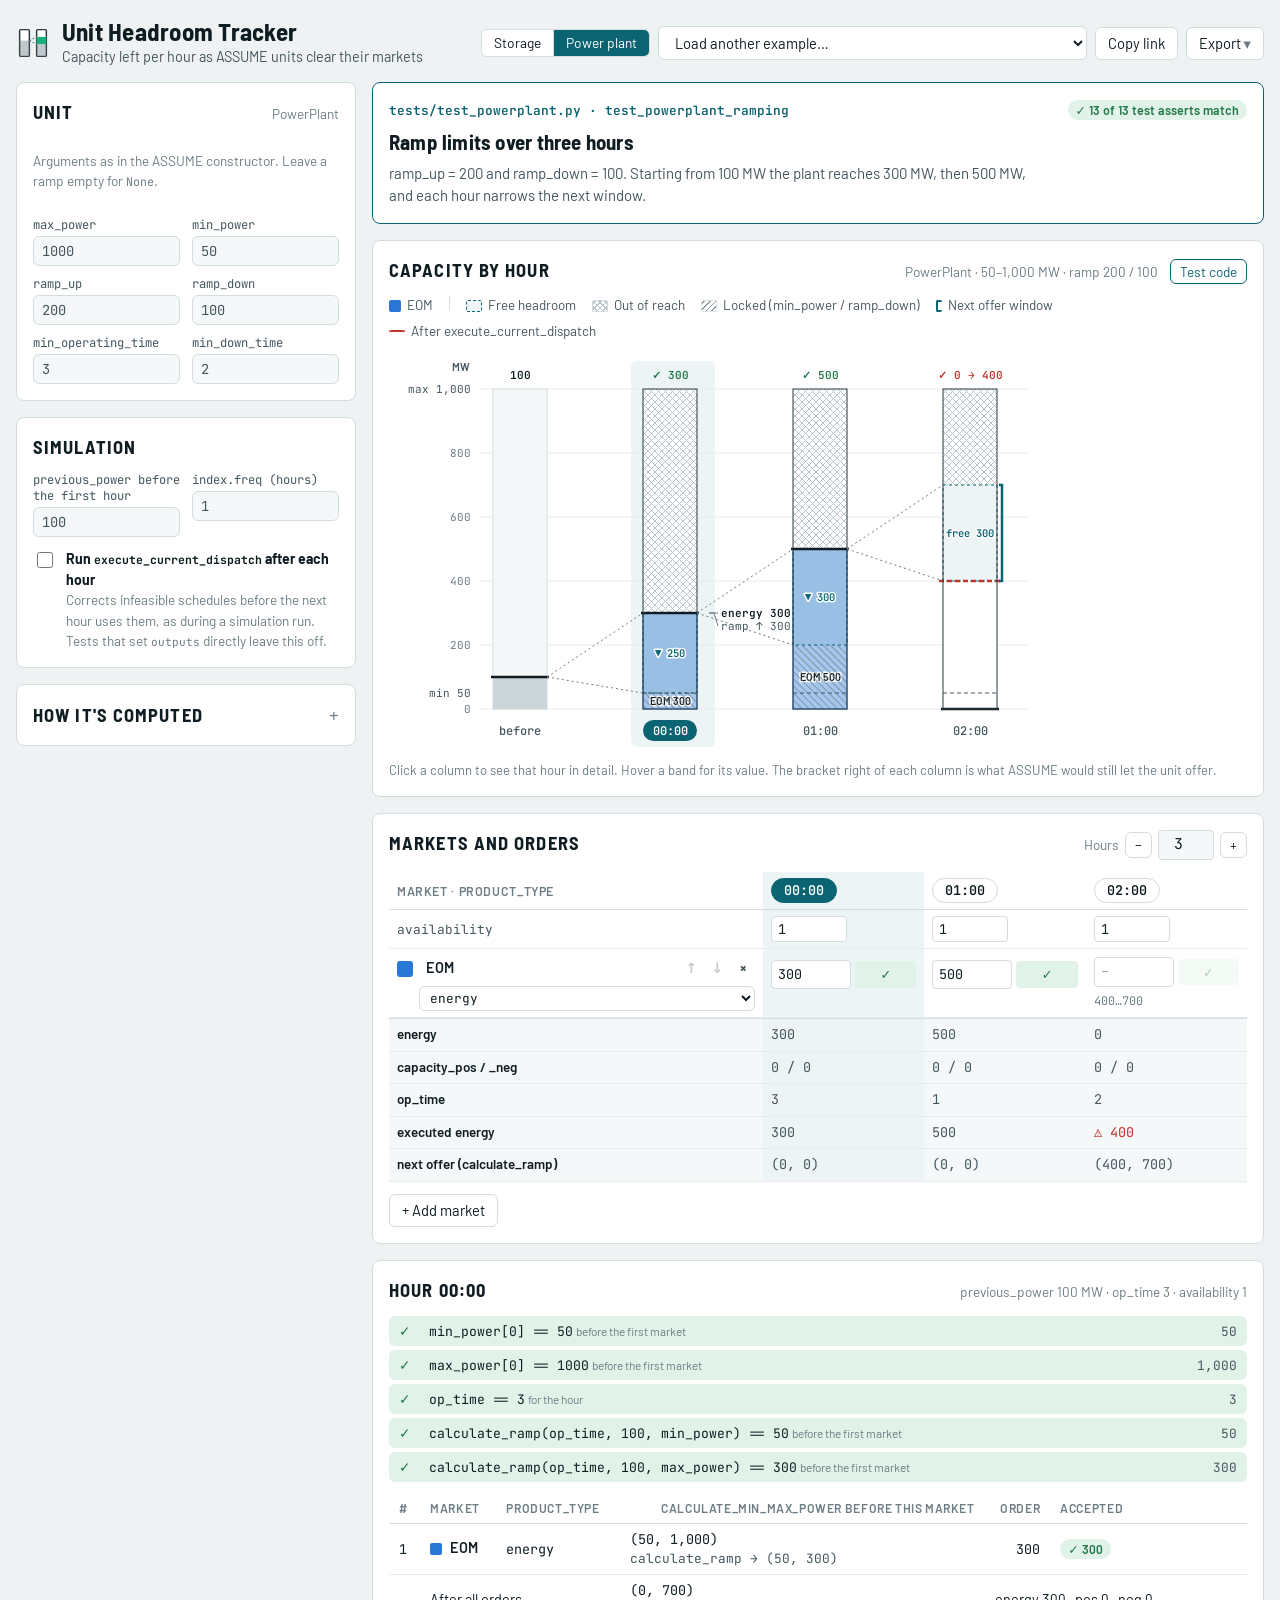
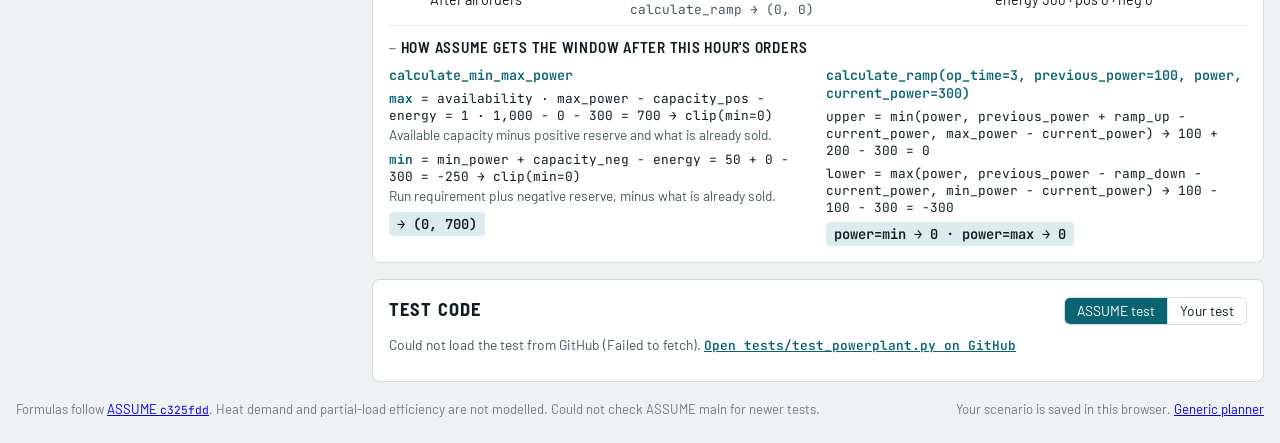
<file: index.html>
<!doctype html>
<html lang="en">
<head>
<meta charset="utf-8">
<meta name="viewport" content="width=device-width, initial-scale=1, viewport-fit=cover">
<title>Unit Headroom Tracker</title>
<meta name="claude:viewport-fit-sides" content="cover">
<meta name="description" content="See hour by hour how much capacity an ASSUME power plant or storage has left as its market orders are accepted, with examples from the ASSUME test suite.">
<link rel="preconnect" href="https://fonts.googleapis.com">
<link rel="preconnect" href="https://fonts.gstatic.com" crossorigin>
<link rel="stylesheet" href="https://fonts.googleapis.com/css2?family=Barlow:wght@400;500;600&family=Barlow+Semi+Condensed:wght@600;700&family=JetBrains+Mono:wght@400;500;600&display=swap">
<link rel="stylesheet" href="assets/style.css">
<link rel="stylesheet" href="assets/assume.css">
</head>
<body>
<header class="topbar">
  <div class="brand">
    <svg class="logo" viewBox="0 0 28 28" aria-hidden="true"><rect x="3" y="3" width="8" height="22" rx="1" class="lg-a"/><rect x="17" y="3" width="8" height="22" rx="1" class="lg-a"/><rect x="17" y="9" width="8" height="6" class="lg-b"/><rect x="17" y="15" width="8" height="10" class="lg-c"/><rect x="3" y="12" width="8" height="13" class="lg-c"/><path d="M11 12 L17 9 M11 12 L17 15" class="lg-d"/></svg>
    <div>
      <h1>Unit Headroom Tracker</h1>
      <p>Capacity left per hour as ASSUME units clear their markets</p>
    </div>
  </div>
  <div class="toolbar">
    <div class="seg" role="group" aria-label="Unit type">
      <button type="button" data-kind="storage" aria-pressed="false">Storage</button>
      <button type="button" data-kind="plant" aria-pressed="true">Power plant</button>
    </div>
    <label class="sr-only" for="example">Load example</label>
    <select id="example"></select>
    <button class="btn" id="copyLink" type="button">Copy link</button>
    <details class="menu" id="exportMenu">
      <summary class="btn">Export</summary>
      <div class="menu-pop">
        <button type="button" data-export="png">Chart as PNG</button>
        <button type="button" data-export="svg">Chart as SVG</button>
        <button type="button" data-export="json">Scenario as JSON</button>
        <button type="button" data-export="copyjson">Copy scenario JSON</button>
        <label class="menu-file">Import JSON…<input type="file" id="importFile" accept="application/json,.json"></label>
      </div>
    </details>
  </div>
</header>

<main class="layout">
  <aside class="side">
    <section class="panel" aria-labelledby="unitTitle">
      <div class="panel-head">
        <h2 id="unitTitle">Unit</h2>
        <span class="sub" id="unitClass">PowerPlant</span>
      </div>
      <p class="sub">Arguments as in the ASSUME constructor. Leave a ramp empty for <code>None</code>.</p>
      <div id="unitFields" class="ufields"></div>
    </section>

    <section class="panel" aria-labelledby="scTitle">
      <div class="panel-head"><h2 id="scTitle">Simulation</h2></div>
      <div id="scFields" class="ufields"></div>
      <label class="toggle"><input type="checkbox" id="optExecute"><span><b>Run <code>execute_current_dispatch</code> after each hour</b><br><span class="sub">Corrects infeasible schedules before the next hour uses them, as during a simulation run. Tests that set <code>outputs</code> directly leave this off.</span></span></label>
    </section>

    <details class="panel rules">
      <summary><h2>How it's computed</h2></summary>
      <div class="rules-body">
        <p>Each hour, the markets clear in the order of the rows. An accepted order is added to <code>unit.outputs[product_type]</code>, as <code>set_dispatch_plan</code> does. Before every market the tool calls ASSUME's functions on the outputs so far.</p>
        <h3>Power plant</h3>
        <ul>
          <li><code>calculate_min_max_power</code>: <code>max = availability·max_power − capacity_pos − energy</code>, <code>min = min_power + capacity_neg − energy</code>, both clipped at 0.</li>
          <li><code>calculate_ramp(op_time, previous_power, power, current_power)</code> applies ramp_up, ramp_down, min_operating_time and min_down_time.</li>
          <li><code>op_time</code> comes from <code>get_operation_time</code> on the previous hours.</li>
        </ul>
        <h3>Storage</h3>
        <ul>
          <li><code>calculate_min_max_discharge</code> / <code>_charge</code> subtract the sold energy and the reserves, then clip by SOC.</li>
          <li><code>calculate_ramp_discharge</code> / <code>_charge</code> limit the change from the previous hour.</li>
          <li>SOC carries over using <code>set_dispatch_plan</code>, or <code>execute_current_dispatch</code> when that option is on.</li>
        </ul>
        <h3>Orders</h3>
        <ul>
          <li>Type a volume, or <code>max</code> for the volume the flexable strategies would bid (<code>-max</code> for the lowest energy volume).</li>
          <li>Click ✓ to mark an order as not accepted.</li>
        </ul>
      </div>
    </details>
  </aside>

  <div class="main">
    <section class="panel upbanner" id="upBanner" aria-labelledby="upTitle" hidden>
      <div class="panel-head">
        <h2 id="upTitle">ASSUME main has changed</h2>
        <button type="button" class="btn small" data-act="up-hide">Hide</button>
      </div>
      <p class="sub" id="upSub"></p>
      <div id="upList"></div>
    </section>

    <section class="panel exbanner" id="exBanner" hidden>
      <div class="ex-top">
        <a class="ex-src" id="exSrc" target="_blank" rel="noopener"></a>
        <span id="exSummary"></span>
      </div>
      <h2 class="ex-title" id="exTitle"></h2>
      <p class="ex-note" id="exNote"></p>
    </section>

    <section class="panel chart-panel" aria-labelledby="chartTitle">
      <div class="panel-head">
        <h2 id="chartTitle">Capacity by hour</h2>
        <span class="chart-head-r"><span class="sub" id="chartSub"></span><button type="button" class="btn small" data-act="code-toggle" id="codeToggle" aria-pressed="true" aria-controls="codeCol">Test code</button></span>
      </div>
      <div id="legend" class="legend"></div>
      <div class="scroll-x"><svg id="chart" role="img" aria-labelledby="chartTitle"></svg></div>
      <p class="foot">Click a column to see that hour in detail. Hover a band for its value. The bracket right of each column is what ASSUME would still let the unit offer.</p>
    </section>

    <section class="panel" aria-labelledby="gridTitle">
      <div class="panel-head">
        <h2 id="gridTitle">Markets and orders</h2>
        <div class="stepper" role="group" aria-label="Number of hours">
          <span class="sub">Hours</span>
          <button type="button" class="btn small" data-act="hours-" aria-label="One hour less">−</button>
          <input type="number" id="hours" min="1" max="48" step="1" aria-label="Number of hours">
          <button type="button" class="btn small" data-act="hours+" aria-label="One hour more">+</button>
        </div>
      </div>
      <div class="scroll-x"><table id="bidGrid" class="bids"></table></div>
      <div><button class="btn" type="button" data-act="addmarket" id="addMarket">+ Add market</button></div>
    </section>

    <section class="panel" aria-labelledby="hourTitle">
      <div class="panel-head">
        <h2 id="hourTitle">Hour</h2>
        <span class="sub" id="hourSub"></span>
      </div>
      <div id="hourChecks"></div>
      <div class="scroll-x"><table id="ledger" class="ledger"></table></div>
      <details class="fold" open>
        <summary><h3>How ASSUME gets the window after this hour's orders</h3></summary>
        <div class="explain" id="explain"></div>
      </details>
    </section>
  </div>

  <aside class="codecol" id="codeCol">
    <section class="panel code-panel" aria-labelledby="codeTitle">
      <div class="panel-head">
        <h2 id="codeTitle">Test code</h2>
        <div class="seg" role="group" aria-label="Which test">
          <button type="button" data-codetab="assume" aria-pressed="true">ASSUME test</button>
          <button type="button" data-codetab="mine" aria-pressed="false">Your test</button>
        </div>
      </div>
      <div class="code-head" id="codeHead"></div>
      <div class="codeopts" id="codeOpts" hidden>
        <label class="tname"><span>Test name</span><input id="testName" type="text" spellcheck="false" autocomplete="off"></label>
        <fieldset class="tasserts">
          <legend>Assert</legend>
          <label><input type="checkbox" data-ta="before"> window before each market</label>
          <label><input type="checkbox" data-ta="after"> window after all orders</label>
          <label><input type="checkbox" data-ta="ramp"> ramp limits</label>
          <label data-only="plant"><input type="checkbox" data-ta="op"> <code>op_time</code></label>
          <label data-only="storage"><input type="checkbox" data-ta="soc"> <code>soc</code> at the end of each hour</label>
          <label id="taExec"><input type="checkbox" data-ta="exec"> <code>execute_current_dispatch</code></label>
        </fieldset>
        <div class="codeact">
          <button type="button" class="btn small primary" data-act="code-copy">Copy test</button>
          <button type="button" class="btn small" data-act="code-dl">Download .py</button>
        </div>
      </div>
      <div class="code" id="code"></div>
      <p class="foot" id="codeFoot"></p>
    </section>
  </aside>
</main>

<footer class="pagefoot">
  <span>Formulas follow <a id="pinLink" href="https://github.com/assume-framework/assume/tree/c325fdd49a6e7cf75efaf3603afd050be356667c/assume/units" target="_blank" rel="noopener">ASSUME <code>c325fdd</code></a>. Heat demand and partial-load efficiency are not modelled. <span id="upStatus" class="upstatus"></span></span>
  <span>Your scenario is saved in this browser. <a href="planner.html">Generic planner</a></span>
</footer>

<div id="tip" class="tip" role="tooltip" hidden></div>
<div id="toast" class="toast" role="status" aria-live="polite" hidden></div>
<script src="assets/model.js"></script>
<script src="assets/examples.js"></script>
<script src="assets/upstream.js"></script>
<script src="assets/testcode.js"></script>
<script src="assets/assume.js"></script>
</body>
</html>
</file>
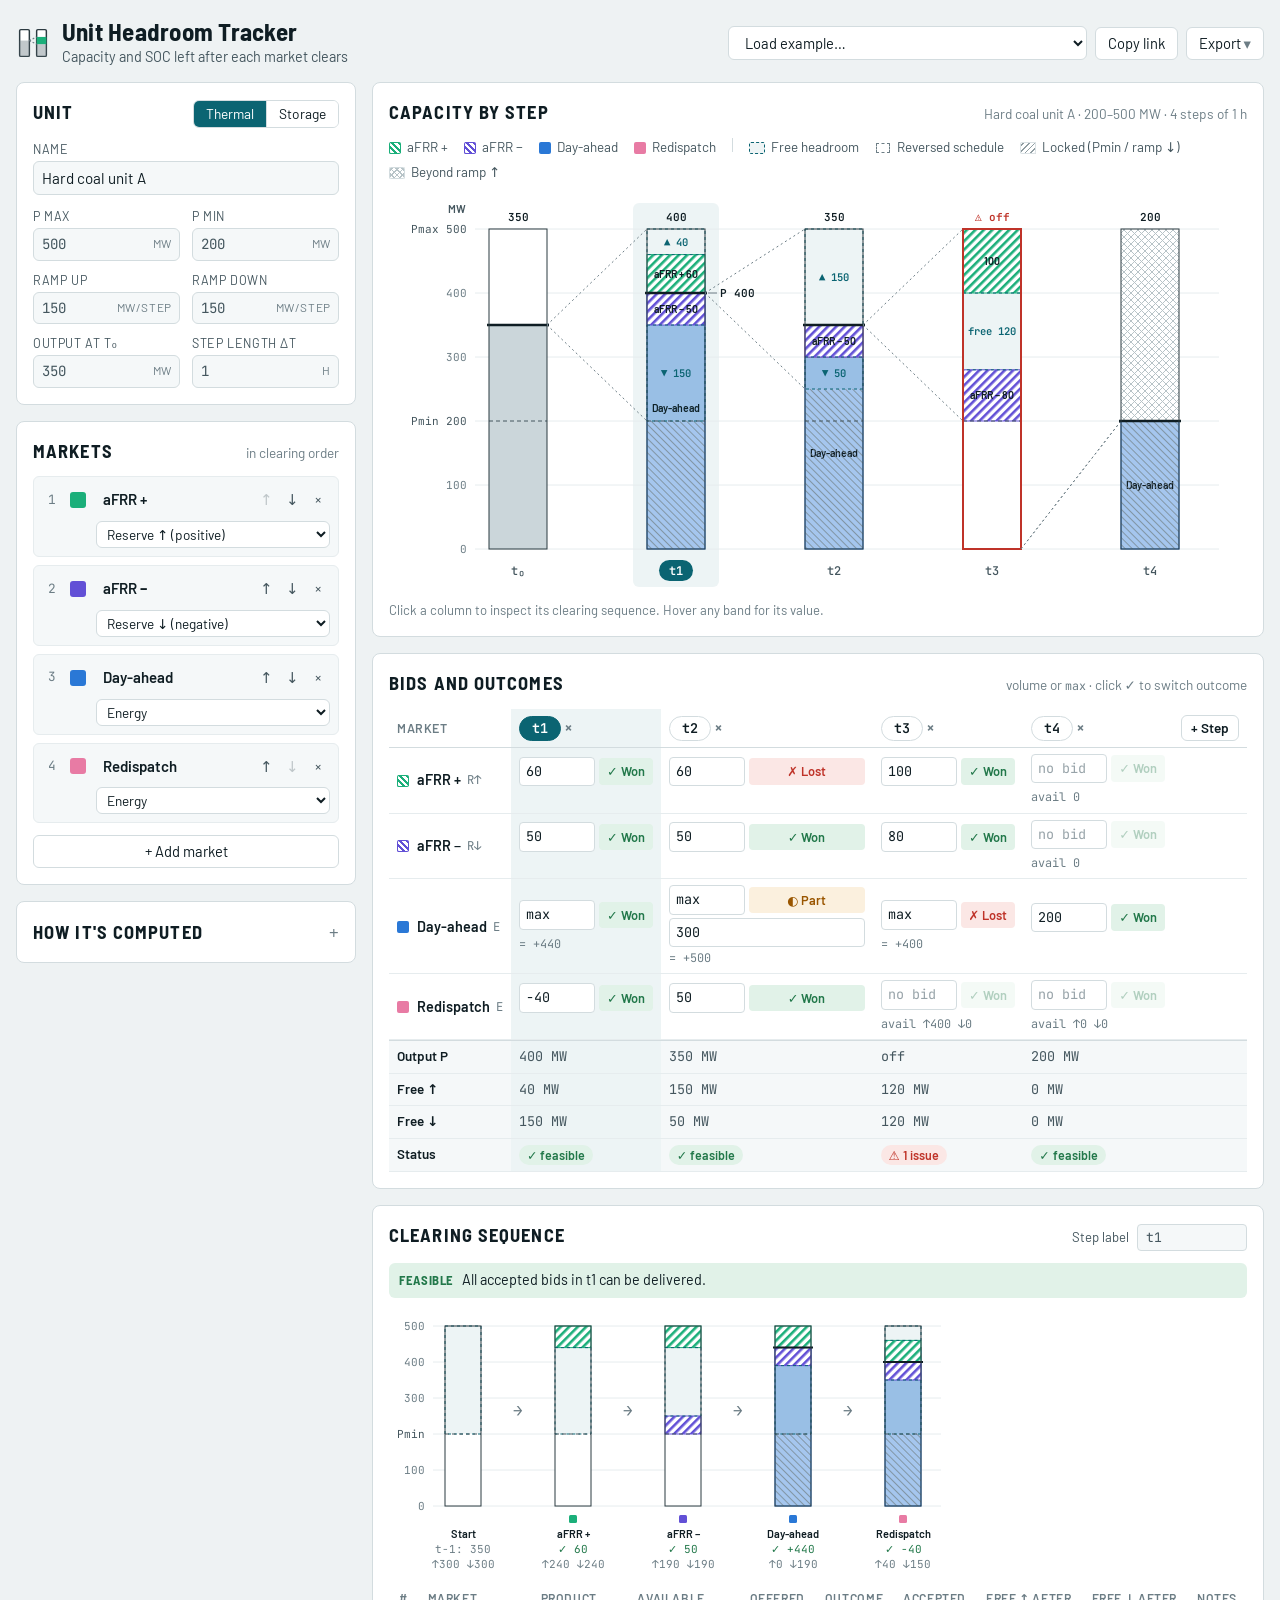
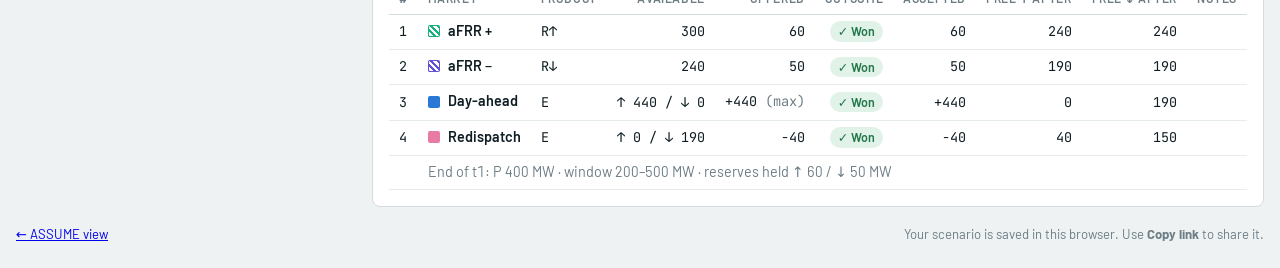
<file: planner.html>
<!doctype html>
<html lang="en">
<head>
<meta charset="utf-8">
<meta name="viewport" content="width=device-width, initial-scale=1, viewport-fit=cover">
<title>Unit Headroom Tracker</title>
<meta name="claude:viewport-fit-sides" content="cover">
<meta name="description" content="Track how much capacity or state of charge a power unit has left as its bids clear across sequential markets.">
<link rel="preconnect" href="https://fonts.googleapis.com">
<link rel="preconnect" href="https://fonts.gstatic.com" crossorigin>
<link rel="stylesheet" href="https://fonts.googleapis.com/css2?family=Barlow:wght@400;500;600&family=Barlow+Semi+Condensed:wght@600;700&family=JetBrains+Mono:wght@400;500&display=swap">
<link rel="stylesheet" href="assets/style.css">
</head>
<body>
<header class="topbar">
  <div class="brand">
    <svg class="logo" viewBox="0 0 28 28" aria-hidden="true"><rect x="3" y="3" width="8" height="22" rx="1" class="lg-a"/><rect x="17" y="3" width="8" height="22" rx="1" class="lg-a"/><rect x="17" y="9" width="8" height="6" class="lg-b"/><rect x="17" y="15" width="8" height="10" class="lg-c"/><rect x="3" y="12" width="8" height="13" class="lg-c"/><path d="M11 12 L17 9 M11 12 L17 15" class="lg-d"/></svg>
    <div>
      <h1>Unit Headroom Tracker</h1>
      <p>Capacity and SOC left after each market clears</p>
    </div>
  </div>
  <div class="toolbar">
    <label class="sr-only" for="preset">Load example</label>
    <select id="preset">
      <option value="">Load example…</option>
      <optgroup label="Sequential markets">
        <option value="flexable">Thermal plant · CRM → Day-ahead → Redispatch</option>
        <option value="battery">Battery · FCR → Day-ahead → Intraday</option>
      </optgroup>
      <optgroup label="Ramp window">
        <option value="slide1">Ramp window inside limits</option>
        <option value="slide2">Ramp-down clipped by P min</option>
        <option value="slide3">Ramp-up clipped by P max</option>
      </optgroup>
      <optgroup label="Start fresh">
        <option value="blankThermal">Empty thermal unit</option>
        <option value="blankStorage">Empty storage unit</option>
      </optgroup>
    </select>
    <button class="btn" id="copyLink" type="button">Copy link</button>
    <details class="menu" id="exportMenu">
      <summary class="btn">Export</summary>
      <div class="menu-pop">
        <button type="button" data-export="png">Chart as PNG</button>
        <button type="button" data-export="svg">Chart as SVG</button>
        <button type="button" data-export="json">Scenario as JSON</button>
        <button type="button" data-export="copyjson">Copy scenario JSON</button>
        <label class="menu-file">Import JSON…<input type="file" id="importFile" accept="application/json,.json"></label>
      </div>
    </details>
  </div>
</header>

<main class="layout">
  <aside class="side">
    <section class="panel" aria-labelledby="unitTitle">
      <div class="panel-head">
        <h2 id="unitTitle">Unit</h2>
        <div class="seg" role="group" aria-label="Unit type">
          <button type="button" data-kind="thermal" aria-pressed="true">Thermal</button>
          <button type="button" data-kind="storage" aria-pressed="false">Storage</button>
        </div>
      </div>
      <label class="field wide"><span>Name</span><input id="unitName" type="text" autocomplete="off"></label>
      <div id="unitFields" class="fields"></div>
    </section>

    <section class="panel" aria-labelledby="mkTitle">
      <div class="panel-head">
        <h2 id="mkTitle">Markets</h2>
        <span class="sub">in clearing order</span>
      </div>
      <ol id="marketList" class="markets"></ol>
      <button class="btn block" id="addMarket" type="button">+ Add market</button>
    </section>

    <details class="panel rules">
      <summary><h2>How it's computed</h2></summary>
      <div class="rules-body">
        <p>Markets clear one after another in the order above. Each accepted bid becomes a commitment that later markets have to respect.</p>
        <h3>Thermal unit</h3>
        <ul>
          <li>Ramp window at step <var>t</var>: <code>U = min(Pmax, P<sub>t−1</sub> + ramp↑)</code>, <code>L = max(Pmin, P<sub>t−1</sub> − ramp↓)</code>. From standstill, <code>U = min(Pmax, max(Pmin, ramp↑))</code>.</li>
          <li>Energy bids move the operating point <var>P</var>. Positive volumes sell, negative volumes buy back.</li>
          <li>Reserve bids must stay deliverable: <code>P + R↑ ≤ U</code> and <code>P − R↓ ≥ L</code>.</li>
          <li>If reserves clear before energy, the unit gets a must-run obligation of <code>L + R↓</code>.</li>
        </ul>
        <h3>Storage</h3>
        <ul>
          <li>Net power <var>P</var> runs from −charge max to +discharge max. Positive means discharging.</li>
          <li><code>SOC<sub>t</sub> = SOC<sub>t−1</sub> − P·Δt/η<sub>dis</sub></code> when discharging and <code>− P·Δt·η<sub>ch</sub></code> when charging.</li>
          <li>Reserves hold back energy for their activation duration: <code>R↑·d/η<sub>dis</sub></code> above SOC min and <code>R↓·d·η<sub>ch</sub></code> below capacity.</li>
        </ul>
        <h3>Bids</h3>
        <ul>
          <li>Type a volume, or <code>max</code> to offer everything still available (<code>-max</code> buys back or charges as much as possible).</li>
          <li>Click the outcome button to switch between accepted, partial and rejected.</li>
          <li>Output and SOC carry into the next step. Reserves are assumed not to be activated.</li>
        </ul>
      </div>
    </details>
  </aside>

  <div class="main">
    <section class="panel chart-panel" aria-labelledby="chartTitle">
      <div class="panel-head">
        <h2 id="chartTitle">Capacity by step</h2>
        <span class="sub" id="chartSub"></span>
      </div>
      <div id="legend" class="legend"></div>
      <div class="scroll-x"><svg id="chart" role="img" aria-labelledby="chartTitle"></svg></div>
      <p class="foot">Click a column to inspect its clearing sequence. Hover any band for its value.</p>
    </section>

    <section class="panel" aria-labelledby="gridTitle">
      <div class="panel-head">
        <h2 id="gridTitle">Bids and outcomes</h2>
        <span class="sub">volume or <code>max</code> · click ✓ to switch outcome</span>
      </div>
      <div class="scroll-x"><table id="bidGrid" class="bids"></table></div>
    </section>

    <section class="panel" aria-labelledby="seqTitle">
      <div class="panel-head">
        <h2 id="seqTitle">Clearing sequence</h2>
        <label class="steplabel"><span>Step label</span><input id="stepLabel" type="text" autocomplete="off"></label>
      </div>
      <div id="issues"></div>
      <div class="scroll-x"><svg id="seq" role="img" aria-label="Unit state after each market clears"></svg></div>
      <div class="scroll-x"><table id="ledger" class="ledger"></table></div>
    </section>
  </div>
</main>

<footer class="pagefoot">
  <span><a href="./">← ASSUME view</a></span>
  <span>Your scenario is saved in this browser. Use <b>Copy link</b> to share it.</span>
</footer>

<div id="tip" class="tip" role="tooltip" hidden></div>
<div id="toast" class="toast" role="status" aria-live="polite" hidden></div>
<script src="assets/app.js"></script>
</body>
</html>
</file>
<file: assets/style.css>
/* Layout: control-room workbench. Unit + markets on a left rail, the capacity chart is the hero,
   bid grid and clearing ledger stack beneath it. Cool slate neutrals, petrol accent, market colours
   come from a validated categorical palette in fixed slot order. */
:root {
  --bg: #eef2f3;
  --surface: #ffffff;
  --surface-2: #f5f8f9;
  --ink: #0f1d23;
  --ink-2: #44565e;
  --muted: #6c7d85;
  --line: #d3dcdf;
  --line-2: #e6ecee;
  --frame: #2b3a40;
  --accent: #0b6472;
  --accent-ink: #ffffff;
  --accent-soft: #dcecee;
  --free: rgba(11, 100, 114, 0.07);
  --free-line: #0b6472;
  --sel-bg: rgba(11, 100, 114, 0.07);
  --locked: #75858c;
  --xh: #b7c3c7;
  --soc: #cbd6da;
  --bad: #bf3329;
  --bad-soft: #fbe7e5;
  --warn: #9a5600;
  --warn-soft: #fbf0de;
  --good: #22784a;
  --good-soft: #e1f2e8;

  --s1: #2a78d6; --s2: #eb6834; --s3: #1baf7a; --s4: #eda100;
  --s5: #e87ba4; --s6: #008300; --s7: #6250d6; --s8: #e34948;

  --f-display: "Barlow Semi Condensed", "Arial Narrow", system-ui, sans-serif;
  --f-body: "Barlow", system-ui, -apple-system, "Segoe UI", sans-serif;
  --f-mono: "JetBrains Mono", ui-monospace, "Cascadia Mono", Consolas, monospace;

  --r: 6px;
  --shadow: 0 1px 2px rgba(15, 29, 35, 0.06), 0 2px 8px rgba(15, 29, 35, 0.04);
}
@media (prefers-color-scheme: dark) {
  :root:not([data-theme="light"]) {
    --bg: #0c1316; --surface: #131c20; --surface-2: #19242a; --ink: #e3eaec; --ink-2: #a7b6bc;
    --muted: #7d8d94; --line: #2a373c; --line-2: #1f2a2f; --frame: #9fb0b6; --accent: #5ab5c1;
    --accent-ink: #061215; --accent-soft: #15323a; --free: rgba(90, 181, 193, 0.10); --free-line: #5ab5c1;
    --sel-bg: rgba(90, 181, 193, 0.08); --locked: #8a9aa1; --xh: #364449; --soc: #34454c;
    --bad: #f0695d; --bad-soft: #3a1c19; --warn: #e3a54d; --warn-soft: #382a12; --good: #5cc489; --good-soft: #15301f;
    --s1: #3987e5; --s2: #d95926; --s3: #199e70; --s4: #c98500;
    --s5: #d55181; --s6: #008300; --s7: #9085e9; --s8: #e66767;
    --shadow: 0 1px 2px rgba(0, 0, 0, 0.3);
    color-scheme: dark;
  }
}
:root[data-theme="dark"] {
  --bg: #0c1316; --surface: #131c20; --surface-2: #19242a; --ink: #e3eaec; --ink-2: #a7b6bc;
  --muted: #7d8d94; --line: #2a373c; --line-2: #1f2a2f; --frame: #9fb0b6; --accent: #5ab5c1;
  --accent-ink: #061215; --accent-soft: #15323a; --free: rgba(90, 181, 193, 0.10); --free-line: #5ab5c1;
  --sel-bg: rgba(90, 181, 193, 0.08); --locked: #8a9aa1; --xh: #364449; --soc: #34454c;
  --bad: #f0695d; --bad-soft: #3a1c19; --warn: #e3a54d; --warn-soft: #382a12; --good: #5cc489; --good-soft: #15301f;
  --s1: #3987e5; --s2: #d95926; --s3: #199e70; --s4: #c98500;
  --s5: #d55181; --s6: #008300; --s7: #9085e9; --s8: #e66767;
  --shadow: 0 1px 2px rgba(0, 0, 0, 0.3);
  color-scheme: dark;
}

* { box-sizing: border-box; }
html { -webkit-text-size-adjust: 100%; }
body {
  margin: 0;
  background: var(--bg);
  color: var(--ink);
  font: 15px/1.45 var(--f-body);
  padding-left: max(16px, env(safe-area-inset-left, 0px));
  padding-right: max(16px, env(safe-area-inset-right, 0px));
}
h1, h2, h3 { font-family: var(--f-display); font-weight: 700; margin: 0; text-wrap: balance; letter-spacing: 0.01em; }
code, var { font-family: var(--f-mono); font-size: 0.86em; font-style: normal; }
button, input, select { font: inherit; color: inherit; }
:focus-visible { outline: 2px solid var(--accent); outline-offset: 2px; }
[hidden] { display: none !important; }
.sr-only { position: absolute; width: 1px; height: 1px; overflow: hidden; clip: rect(0 0 0 0); white-space: nowrap; }

/* ---------- top bar ---------- */
.topbar {
  display: flex; flex-wrap: wrap; align-items: center; justify-content: space-between; gap: 12px 24px;
  max-width: 1480px; margin: 0 auto; padding-block: 18px 14px;
}
.brand { display: flex; align-items: center; gap: 12px; }
.brand h1 { font-size: 1.55rem; line-height: 1.1; }
.brand p { margin: 2px 0 0; color: var(--ink-2); font-size: 0.9rem; }
.logo { width: 34px; height: 34px; flex: none; }
.lg-a { fill: var(--surface); stroke: var(--frame); stroke-width: 1.2; }
.lg-b { fill: var(--s3); }
.lg-c { fill: var(--locked); opacity: 0.45; }
.lg-d { stroke: var(--muted); stroke-dasharray: 1.5 1.5; fill: none; }
.toolbar { display: flex; flex-wrap: wrap; gap: 8px; align-items: center; }
.toolbar select { min-width: 0; max-width: 100%; }

.btn, select, .seg button {
  border: 1px solid var(--line); background: var(--surface); border-radius: var(--r);
  padding: 6px 12px; cursor: pointer; line-height: 1.3; font-size: 0.92rem;
}
.btn:hover, select:hover { border-color: var(--muted); }
.btn.block { width: 100%; }
.btn.small { padding: 3px 9px; font-size: 0.85rem; }
.btn.primary { background: var(--accent); color: var(--accent-ink); border-color: var(--accent); }
select { padding-right: 8px; }

.menu { position: relative; }
.menu summary { list-style: none; }
.menu summary::-webkit-details-marker { display: none; }
.menu summary::after { content: " ▾"; color: var(--muted); }
.menu-pop {
  position: absolute; right: 0; top: calc(100% + 4px); z-index: 20; min-width: 200px;
  background: var(--surface); border: 1px solid var(--line); border-radius: var(--r); box-shadow: var(--shadow);
  display: flex; flex-direction: column; padding: 4px;
}
.menu-pop button, .menu-file {
  text-align: left; border: 0; background: none; padding: 7px 10px; border-radius: 4px; cursor: pointer; font-size: 0.92rem;
}
.menu-pop button:hover, .menu-file:hover { background: var(--surface-2); }
.menu-file input { display: none; }

/* ---------- layout ---------- */
.layout {
  max-width: 1480px; margin: 0 auto; display: grid; gap: 16px;
  grid-template-columns: minmax(280px, 340px) minmax(0, 1fr); align-items: start;
}
.side, .main { display: flex; flex-direction: column; gap: 16px; min-width: 0; }
@media (max-width: 900px) { .layout { grid-template-columns: minmax(0, 1fr); } }

.panel {
  background: var(--surface); border: 1px solid var(--line); border-radius: 8px;
  padding: 16px; min-width: 0; display: flex; flex-direction: column; gap: 12px;
}
.panel-head { display: flex; flex-wrap: wrap; align-items: baseline; justify-content: space-between; gap: 6px 12px; }
.panel-head h2 { font-size: 1.15rem; text-transform: uppercase; letter-spacing: 0.06em; }
.sub { color: var(--muted); font-size: 0.85rem; }
.foot { margin: 0; color: var(--muted); font-size: 0.82rem; }
.scroll-x { overflow-x: auto; min-width: 0; }
.scroll-x > svg { display: block; }

/* ---------- unit ---------- */
.seg { display: inline-flex; border: 1px solid var(--line); border-radius: var(--r); overflow: hidden; }
.seg button { border: 0; border-radius: 0; padding: 4px 12px; font-size: 0.86rem; background: var(--surface); }
.seg button + button { border-left: 1px solid var(--line); }
.seg button[aria-pressed="true"] { background: var(--accent); color: var(--accent-ink); }
.fields { display: grid; grid-template-columns: 1fr 1fr; gap: 10px 12px; }
.field { display: flex; flex-direction: column; gap: 3px; min-width: 0; }
.field > span { font-size: 0.78rem; color: var(--ink-2); text-transform: uppercase; letter-spacing: 0.05em; }
.field input {
  width: 100%; min-width: 0; border: 1px solid var(--line); border-radius: var(--r); padding: 5px 8px; background: var(--surface-2);
  font-family: var(--f-mono); font-size: 0.88rem;
}
.field.wide input { font-family: var(--f-body); font-size: 0.95rem; }
.inwrap { position: relative; display: block; }
.inwrap i {
  position: absolute; right: 8px; top: 50%; transform: translateY(-50%); font-style: normal;
  color: var(--muted); font-size: 0.74rem; pointer-events: none;
}
.inwrap input { padding-right: 58px; }

/* ---------- markets ---------- */
.markets { list-style: none; margin: 0; padding: 0; display: flex; flex-direction: column; gap: 8px; }
.mrow {
  display: grid; grid-template-columns: 20px 18px minmax(0, 1fr) auto; grid-template-areas: "n sw name btns" ". . prod prod";
  gap: 6px 8px; align-items: center; padding: 8px; border: 1px solid var(--line-2); border-radius: var(--r); background: var(--surface-2);
}
.mrow .order { grid-area: n; font-family: var(--f-mono); font-size: 0.8rem; color: var(--muted); text-align: center; }
.mrow .swatch { grid-area: sw; }
.mrow .mname { grid-area: name; min-width: 0; border: 1px solid transparent; background: transparent; border-radius: 4px; padding: 3px 6px; font-weight: 600; }
.mrow .mname:hover, .mrow .mname:focus { border-color: var(--line); background: var(--surface); }
.mrow .prod { grid-area: prod; display: flex; gap: 8px; align-items: center; min-width: 0; }
.mrow select { padding: 3px 6px; font-size: 0.85rem; min-width: 0; flex: 1; }
.mbtns { grid-area: btns; display: flex; gap: 2px; }
.mbtns button { border: 0; background: none; cursor: pointer; width: 24px; height: 24px; border-radius: 4px; color: var(--ink-2); }
.mbtns button:hover:not(:disabled) { background: var(--line-2); color: var(--ink); }
.mbtns button:disabled { opacity: 0.3; cursor: default; }
.dur { display: flex; align-items: center; gap: 4px; font-size: 0.8rem; color: var(--ink-2); }
.dur input { width: 56px; border: 1px solid var(--line); border-radius: 4px; padding: 3px 6px; font-family: var(--f-mono); font-size: 0.82rem; background: var(--surface); }
.swatch {
  width: 16px; height: 16px; border-radius: 3px; border: 0; padding: 0; cursor: pointer;
  background: var(--c);
}
.sw { display: inline-block; width: 12px; height: 12px; border-radius: 2px; background: var(--c); flex: none; }
.sw[data-prod="up"], .sw[data-prod="down"], .sw[data-prod="sym"] {
  background: repeating-linear-gradient(45deg, var(--c) 0 2px, transparent 2px 4.5px); box-shadow: inset 0 0 0 1px var(--c);
}

/* ---------- rules ---------- */
.rules summary { cursor: pointer; list-style: none; display: flex; justify-content: space-between; align-items: center; }
.rules summary::-webkit-details-marker { display: none; }
.rules summary::after { content: "+"; color: var(--muted); font-size: 1.2rem; }
.rules[open] summary::after { content: "−"; }
.rules summary h2 { font-size: 1.15rem; text-transform: uppercase; letter-spacing: 0.06em; }
.rules-body { font-size: 0.88rem; color: var(--ink-2); display: flex; flex-direction: column; gap: 8px; }
.rules-body p { margin: 0; }
.rules-body h3 { font-size: 0.95rem; color: var(--ink); text-transform: uppercase; letter-spacing: 0.05em; margin-top: 4px; }
.rules-body ul { margin: 0; padding-left: 18px; display: flex; flex-direction: column; gap: 4px; }

/* ---------- legend ---------- */
.legend { display: flex; flex-wrap: wrap; gap: 6px 16px; font-size: 0.84rem; color: var(--ink-2); }
.legend span { display: inline-flex; align-items: center; gap: 6px; }
.lg-key { width: 16px; height: 12px; border-radius: 2px; display: inline-block; flex: none; }
.lg-free { background: var(--free); outline: 1px dashed var(--free-line); outline-offset: -1px; }
.lg-lock { background: repeating-linear-gradient(-45deg, var(--locked) 0 1px, transparent 1px 4px); opacity: 0.8; box-shadow: inset 0 0 0 1px var(--line); }
.lg-xh { background: repeating-linear-gradient(45deg, var(--xh) 0 1px, transparent 1px 4px), repeating-linear-gradient(-45deg, var(--xh) 0 1px, transparent 1px 4px); box-shadow: inset 0 0 0 1px var(--line); }
.lg-soc { background: var(--soc); }
.lg-wd { background: var(--surface); outline: 1.5px dashed var(--muted); outline-offset: -2px; }
.legend .sep { width: 1px; height: 14px; background: var(--line); }

/* ---------- svg chart text ---------- */
#chart, #seq { font-family: var(--f-body); }

/* ---------- bid grid ---------- */
.bids, .ledger { border-collapse: separate; border-spacing: 0; font-size: 0.9rem; min-width: 100%; }
.bids th, .bids td { padding: 6px 8px; border-bottom: 1px solid var(--line-2); text-align: left; vertical-align: middle; }
.bids thead th { border-bottom: 1px solid var(--line); font-weight: 600; white-space: nowrap; }
.bids .corner { font-size: 0.78rem; text-transform: uppercase; letter-spacing: 0.05em; color: var(--muted); }
.bids .mhead { white-space: nowrap; font-weight: 600; }
.bids .mhead > span { vertical-align: middle; }
.bids .mhead small { margin-left: 6px; color: var(--muted); font-family: var(--f-mono); font-weight: 400; font-size: 0.76rem; }
.bids .mhead .sw { margin-right: 8px; }
.bids th.sel, .bids td.sel { background: var(--sel-bg); }
.steptab {
  border: 1px solid var(--line); background: var(--surface); border-radius: 999px; padding: 2px 12px; cursor: pointer;
  font-family: var(--f-mono); font-size: 0.84rem;
}
th.sel .steptab { background: var(--accent); border-color: var(--accent); color: var(--accent-ink); }
.x { border: 0; background: none; color: var(--muted); cursor: pointer; padding: 0 4px; font-size: 1rem; }
.x:hover { color: var(--bad); }
.cell { display: grid; grid-template-columns: 76px auto; grid-template-areas: "o b" "a a" "h h"; gap: 3px 4px; align-items: center; min-width: 118px; }
.cell .offer, .cell .accv {
  width: 100%; border: 1px solid var(--line); border-radius: 4px; padding: 4px 6px; background: var(--surface);
  font-family: var(--f-mono); font-size: 0.84rem; min-width: 0;
}
.cell .offer { grid-area: o; }
.cell .accv { grid-area: a; }
.cell .offer::placeholder, .cell .accv::placeholder { color: var(--muted); opacity: 0.7; }
.oc {
  grid-area: b; border: 1px solid var(--line); border-radius: 4px; background: var(--surface); cursor: pointer;
  font-size: 0.8rem; padding: 3px 7px; white-space: nowrap; font-weight: 600;
}
.oc[data-o="acc"] { color: var(--good); background: var(--good-soft); border-color: transparent; }
.oc[data-o="rej"] { color: var(--bad); background: var(--bad-soft); border-color: transparent; }
.oc[data-o="part"] { color: var(--warn); background: var(--warn-soft); border-color: transparent; }
.cell.empty .oc { opacity: 0.35; }
.hint { grid-area: h; font-family: var(--f-mono); font-size: 0.74rem; color: var(--muted); min-height: 1em; }
.hint.warn { color: var(--warn); }
.hint.bad { color: var(--bad); }
.bids tfoot th, .bids tfoot td { font-family: var(--f-mono); font-size: 0.84rem; color: var(--ink-2); background: var(--surface-2); }
.bids tfoot th { font-family: var(--f-body); font-weight: 600; color: var(--ink); white-space: nowrap; }
.bids tfoot tr:first-child > * { border-top: 1px solid var(--line); }
.bids tfoot td.sel, .bids tfoot th.sel { background: var(--sel-bg); }
.pill { display: inline-flex; align-items: center; gap: 4px; padding: 1px 8px; border-radius: 999px; font-size: 0.78rem; font-family: var(--f-body); font-weight: 600; border: 0; cursor: pointer; }
.pill.ok { background: var(--good-soft); color: var(--good); }
.pill.bad { background: var(--bad-soft); color: var(--bad); }
.pill.warn { background: var(--warn-soft); color: var(--warn); }

/* ---------- clearing panel ---------- */
.steplabel { display: flex; align-items: center; gap: 8px; font-size: 0.82rem; color: var(--ink-2); }
.steplabel input { width: 110px; border: 1px solid var(--line); border-radius: 4px; padding: 3px 8px; font-family: var(--f-mono); background: var(--surface-2); }
#issues { display: flex; flex-direction: column; gap: 6px; }
.issue { display: flex; gap: 8px; align-items: baseline; padding: 7px 10px; border-radius: var(--r); font-size: 0.9rem; }
.issue b { font-family: var(--f-display); text-transform: uppercase; letter-spacing: 0.05em; font-size: 0.8rem; flex: none; }
.issue.bad { background: var(--bad-soft); color: var(--bad); }
.issue.warn { background: var(--warn-soft); color: var(--warn); }
.issue.ok { background: var(--good-soft); color: var(--good); }
.issue span { color: var(--ink); }
.ledger th, .ledger td { padding: 6px 10px; border-bottom: 1px solid var(--line-2); text-align: right; white-space: nowrap; }
.ledger th:nth-child(-n+3), .ledger td:nth-child(-n+3) { text-align: left; }
.ledger td:last-child, .ledger th:last-child { text-align: left; white-space: normal; min-width: 180px; }
.ledger thead th { font-size: 0.76rem; text-transform: uppercase; letter-spacing: 0.05em; color: var(--muted); font-weight: 600; border-bottom: 1px solid var(--line); }
.ledger td { font-variant-numeric: tabular-nums; font-family: var(--f-mono); font-size: 0.84rem; }
.ledger td:nth-child(2), .ledger td:last-child { font-family: var(--f-body); font-size: 0.9rem; }
.ledger .mcell { display: inline-flex; align-items: center; gap: 8px; font-weight: 600; }
.ledger .note-warn { color: var(--warn); }
.ledger .note-bad { color: var(--bad); }
.ledger tr.muted td { color: var(--muted); }

/* ---------- tooltip / toast / footer ---------- */
.tip {
  position: fixed; z-index: 50; pointer-events: none; max-width: 280px;
  background: var(--ink); color: var(--surface); padding: 6px 9px; border-radius: 5px; font-size: 0.82rem; line-height: 1.35;
  box-shadow: var(--shadow);
}
.toast {
  position: fixed; left: 50%; transform: translateX(-50%); z-index: 60;
  bottom: calc(18px + env(safe-area-inset-bottom, 0px));
  background: var(--ink); color: var(--surface); padding: 8px 14px; border-radius: var(--r); font-size: 0.9rem; max-width: calc(100% - 32px);
}
.pagefoot {
  max-width: 1480px; margin: 0 auto; padding-block: 18px 24px; display: flex; flex-wrap: wrap; gap: 6px 18px;
  justify-content: space-between; color: var(--muted); font-size: 0.82rem;
}

@media (max-width: 520px) {
  .fields { grid-template-columns: 1fr; }
  .brand h1 { font-size: 1.3rem; }
  .toolbar { width: 100%; }
  .toolbar select { flex: 1 1 100%; }
}
@media (prefers-reduced-motion: no-preference) {
  .btn, .oc, .steptab, .seg button { transition: background-color .12s, border-color .12s; }
}
</file>
<file: assets/assume.css>
/* Additions to style.css for the ASSUME view: example banner, test checks, hour stepper, unit fields. */
.ufields { display: grid; grid-template-columns: 1fr 1fr; gap: 10px 12px; }
.ufields label { display: flex; flex-direction: column; gap: 3px; min-width: 0; font: 0.76rem var(--f-mono); color: var(--ink-2); overflow-wrap: anywhere; }
.ufields input {
  width: 100%; min-width: 0; border: 1px solid var(--line); border-radius: var(--r); padding: 5px 8px;
  background: var(--surface-2); font-family: var(--f-mono); font-size: 0.86rem;
}
.ufields input::placeholder { color: var(--muted); }
@media (max-width: 520px) { .ufields { grid-template-columns: 1fr; } }
.toggle { display: flex; gap: 10px; align-items: flex-start; font-size: 0.88rem; cursor: pointer; }
.toggle input { margin-top: 3px; accent-color: var(--accent); width: 16px; height: 16px; flex: none; }
.toggle code { font-size: 0.82em; }

.exbanner { gap: 6px; border-color: var(--accent); }
.ex-top { display: flex; flex-wrap: wrap; justify-content: space-between; gap: 6px 12px; align-items: center; }
.ex-src { font: 600 0.8rem var(--f-mono); color: var(--accent); text-decoration: none; overflow-wrap: anywhere; }
.ex-src:hover { text-decoration: underline; }
.ex-title { font-size: 1.3rem; }
.ex-note { margin: 0; color: var(--ink-2); max-width: 80ch; }

.stepper { display: inline-flex; align-items: center; gap: 6px; }
.stepper input { width: 56px; border: 1px solid var(--line); border-radius: 4px; padding: 3px 6px; font-family: var(--f-mono); text-align: center; background: var(--surface-2); }

.bids .mrowhead { display: grid; grid-template-columns: 16px minmax(90px, 1fr) auto; grid-template-areas: "sw name btns" ". prod prod"; gap: 4px 6px; align-items: center; min-width: 210px; }
.bids .mrowhead .swatch { grid-area: sw; }
.bids .mrowhead .mname { grid-area: name; min-width: 0; border: 1px solid transparent; background: transparent; border-radius: 4px; padding: 2px 6px; font-weight: 600; }
.bids .mrowhead .mname:hover, .bids .mrowhead .mname:focus { border-color: var(--line); background: var(--surface); }
.bids .mrowhead select { grid-area: prod; padding: 2px 6px; font: 0.8rem var(--f-mono); }
.bids .mrowhead .mbtns { grid-area: btns; }
.bids .availrow th { font: 0.8rem var(--f-mono); color: var(--ink-2); }
.bids .availrow input { width: 76px; border: 1px solid var(--line); border-radius: 4px; padding: 3px 6px; font: 0.84rem var(--f-mono); background: var(--surface); }
.cell { grid-template-columns: 80px auto; }
.oc[data-o="acc"] { min-width: 34px; }
.bids tfoot td.flag { color: var(--bad); }

.checks { display: flex; flex-direction: column; gap: 4px; }
.check { display: grid; grid-template-columns: 22px minmax(0, 1fr) auto; gap: 8px; align-items: baseline; padding: 5px 10px; border-radius: var(--r); font-size: 0.86rem; }
.check.ok { background: var(--good-soft); }
.check.bad { background: var(--bad-soft); }
.check .ic { font-weight: 700; }
.check.ok .ic { color: var(--good); }
.check.bad .ic { color: var(--bad); }
.check code { background: none; font-size: 0.82rem; overflow-wrap: anywhere; }
.check .got { font: 0.8rem var(--f-mono); color: var(--ink-2); white-space: nowrap; }
.check .where { font: 0.74rem var(--f-body); color: var(--muted); }

.fold summary { cursor: pointer; list-style: none; }
.fold summary::-webkit-details-marker { display: none; }
.fold summary h3 { font: 600 0.95rem var(--f-display); text-transform: uppercase; letter-spacing: 0.05em; margin: 0; }
.fold summary h3::before { content: "+ "; color: var(--muted); }
.fold[open] summary h3::before { content: "− "; }
.explain { display: grid; grid-template-columns: repeat(auto-fit, minmax(300px, 1fr)); gap: 16px; margin-top: 10px; }
.fnblock { display: flex; flex-direction: column; gap: 6px; min-width: 0; }
.fnblock h4 { margin: 0; font: 600 0.84rem var(--f-mono); color: var(--accent); }
.fnblock ol { margin: 0; padding: 0; list-style: none; display: flex; flex-direction: column; gap: 6px; }
.fnblock li { display: flex; flex-direction: column; gap: 1px; }
.fnblock .c { font: 0.8rem var(--f-mono); overflow-wrap: anywhere; }
.fnblock .c b { color: var(--accent); }
.fnblock .w { font-size: 0.85rem; color: var(--ink-2); }
.fnblock .ret { font: 600 0.86rem var(--f-mono); padding: 3px 8px; background: var(--accent-soft); border-radius: 4px; align-self: flex-start; }
.ledger td .win { display: block; font-size: 0.8rem; color: var(--ink-2); }

.upbanner { gap: 8px; border-color: var(--warn); }
.upbanner h3 { margin: 6px 0 0; font: 600 0.95rem var(--f-display); text-transform: uppercase; letter-spacing: 0.05em; }
.upbanner .sub { margin: 0; max-width: 90ch; }
.upbanner a { color: var(--accent); }
.upbanner, .uplist li { min-width: 0; }
.upfile { margin: 4px 0 0; font: 600 0.8rem var(--f-mono); color: var(--ink-2); overflow-wrap: anywhere; }
.uplist { margin: 0; padding: 0; list-style: none; display: flex; flex-direction: column; gap: 3px; }
.uplist li { display: flex; flex-wrap: wrap; gap: 4px 10px; align-items: baseline; font-size: 0.86rem; }
.upfn { font: 0.84rem var(--f-mono); color: var(--accent); overflow-wrap: anywhere; }
.uptag { flex: none; min-width: 64px; text-align: center; padding: 1px 8px; border-radius: 999px; font: 600 0.72rem var(--f-display); text-transform: uppercase; letter-spacing: 0.05em; }
.uptag.warn { background: var(--warn-soft); color: var(--warn); }
.uptag.ok { background: var(--good-soft); color: var(--good); }
.uptag.bad { background: var(--bad-soft); color: var(--bad); }
.upstatus .upok { color: var(--good); }
.linkbtn { border: 0; padding: 0; background: none; font: inherit; cursor: pointer; text-decoration: underline; }
.linkbtn.upwarn { color: var(--warn); font-weight: 600; }

/* ---------- test code column: sticky beside the chart on wide screens, below it otherwise ---------- */
.chart-head-r { display: inline-flex; flex-wrap: wrap; align-items: baseline; gap: 6px 12px; }
#codeToggle[aria-pressed="true"] { border-color: var(--accent); color: var(--accent); }
.codecol { min-width: 0; }
.codecol[hidden] { display: none; }
body.with-code .layout { max-width: 1960px; grid-template-columns: minmax(260px, 320px) minmax(0, 1fr) minmax(400px, 36%); }
body.with-code .topbar, body.with-code .pagefoot { max-width: 1960px; }
@media (min-width: 1321px) {
  .codecol { position: sticky; top: 12px; }
  .code-panel { max-height: calc(100vh - 24px); }
}
@media (max-width: 1320px) {
  body.with-code .layout { max-width: 1480px; grid-template-columns: minmax(280px, 340px) minmax(0, 1fr); }
  .codecol { grid-column: 2; }
  .code { max-height: 70vh; }
}
@media (max-width: 900px) {
  body.with-code .layout { grid-template-columns: minmax(0, 1fr); }
  .codecol { grid-column: 1; }
}
.code-panel { gap: 10px; }
.code-head { display: flex; flex-wrap: wrap; align-items: center; gap: 6px 12px; font-size: 0.86rem; color: var(--ink-2); }
.code-head a { font: 600 0.8rem var(--f-mono); color: var(--accent); overflow-wrap: anywhere; }
.code-head code { font-size: 0.82rem; }
.code-msg { margin: 0; }
.code-msg .linkbtn { color: var(--accent); }
.code {
  flex: 1 1 auto; min-height: 120px; overflow: auto; padding: 6px 0;
  background: var(--surface-2); border: 1px solid var(--line); border-radius: var(--r);
  font: 12px/1.6 var(--f-mono); font-variant-ligatures: none;
}
.code:empty { display: none; }
.ln { display: grid; grid-template-columns: 3.4em 1.5em minmax(0, 1fr); padding-right: 10px; border-left: 3px solid transparent; }
.ln .no { color: var(--muted); text-align: right; padding-right: 0.5em; user-select: none; }
.ln .mkc { text-align: center; font-weight: 700; user-select: none; }
.ln .mk { cursor: help; }
.ln .mk.ok { color: var(--good); }
.ln .mk.bad { color: var(--bad); }
.ln code { font: inherit; white-space: pre-wrap; overflow-wrap: anywhere; color: var(--ink); background: none; }
.ln.lk { cursor: pointer; border-left-color: var(--line); }
.ln.lk:hover, .ln.hot { background: var(--accent-soft); border-left-color: var(--accent); }
.ln:focus-visible { outline: 2px solid var(--accent); outline-offset: -2px; }
.t-kw { color: var(--s7); font-weight: 600; }
.t-st { color: var(--s6); }
.t-nu { color: var(--s2); }
.t-cm { color: var(--muted); font-style: italic; }
.t-fn { color: var(--s1); }
.t-bi, .t-dc { color: var(--warn); }

.codeopts { display: flex; flex-direction: column; gap: 10px; padding: 10px 12px; background: var(--surface-2); border: 1px solid var(--line); border-radius: var(--r); }
.codeopts[hidden] { display: none; }
.tname { display: flex; flex-direction: column; gap: 3px; font-size: 0.8rem; color: var(--ink-2); }
.tname input { border: 1px solid var(--line); border-radius: 4px; padding: 4px 8px; background: var(--surface); font: 0.86rem var(--f-mono); }
.tasserts { display: flex; flex-wrap: wrap; gap: 4px 16px; margin: 0; padding: 0; border: 0; font-size: 0.86rem; }
.tasserts legend { float: left; width: 100%; padding: 0; margin-bottom: 2px; font-size: 0.8rem; color: var(--ink-2); }
.tasserts label { display: inline-flex; align-items: center; gap: 6px; cursor: pointer; }
.tasserts label[hidden] { display: none; }
.tasserts label.off { opacity: 0.5; cursor: not-allowed; }
.tasserts input { accent-color: var(--accent); }
.tasserts code { font-size: 0.82rem; }
.codeact { display: flex; flex-wrap: wrap; gap: 8px; }
</file>
